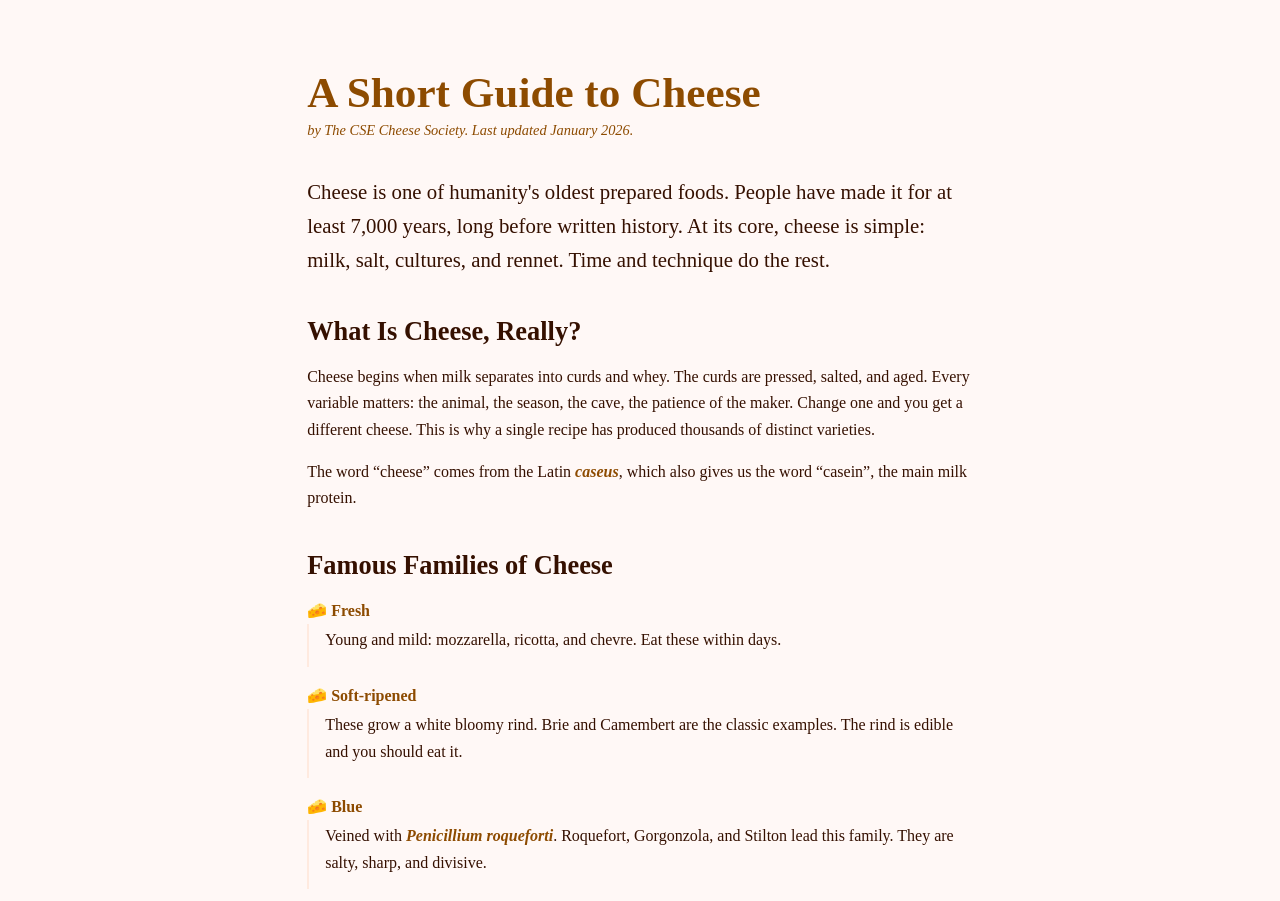
<file: index.html>
<!DOCTYPE html>
<html lang="en">
<head>
    <meta charset="UTF-8">
    <meta http-equiv="refresh" content="0; url=https://nathannewwin.github.io/cse134-hw3-p1/cheese.html">
    <title>Redirecting...</title>
</head>
<body>
    <p>If you are not redirected automatically, <a href="https://nathannewwin.github.io/cse134-hw3-p1/cheese.html">click here</a>.</p>
</body>
</html>
</file>
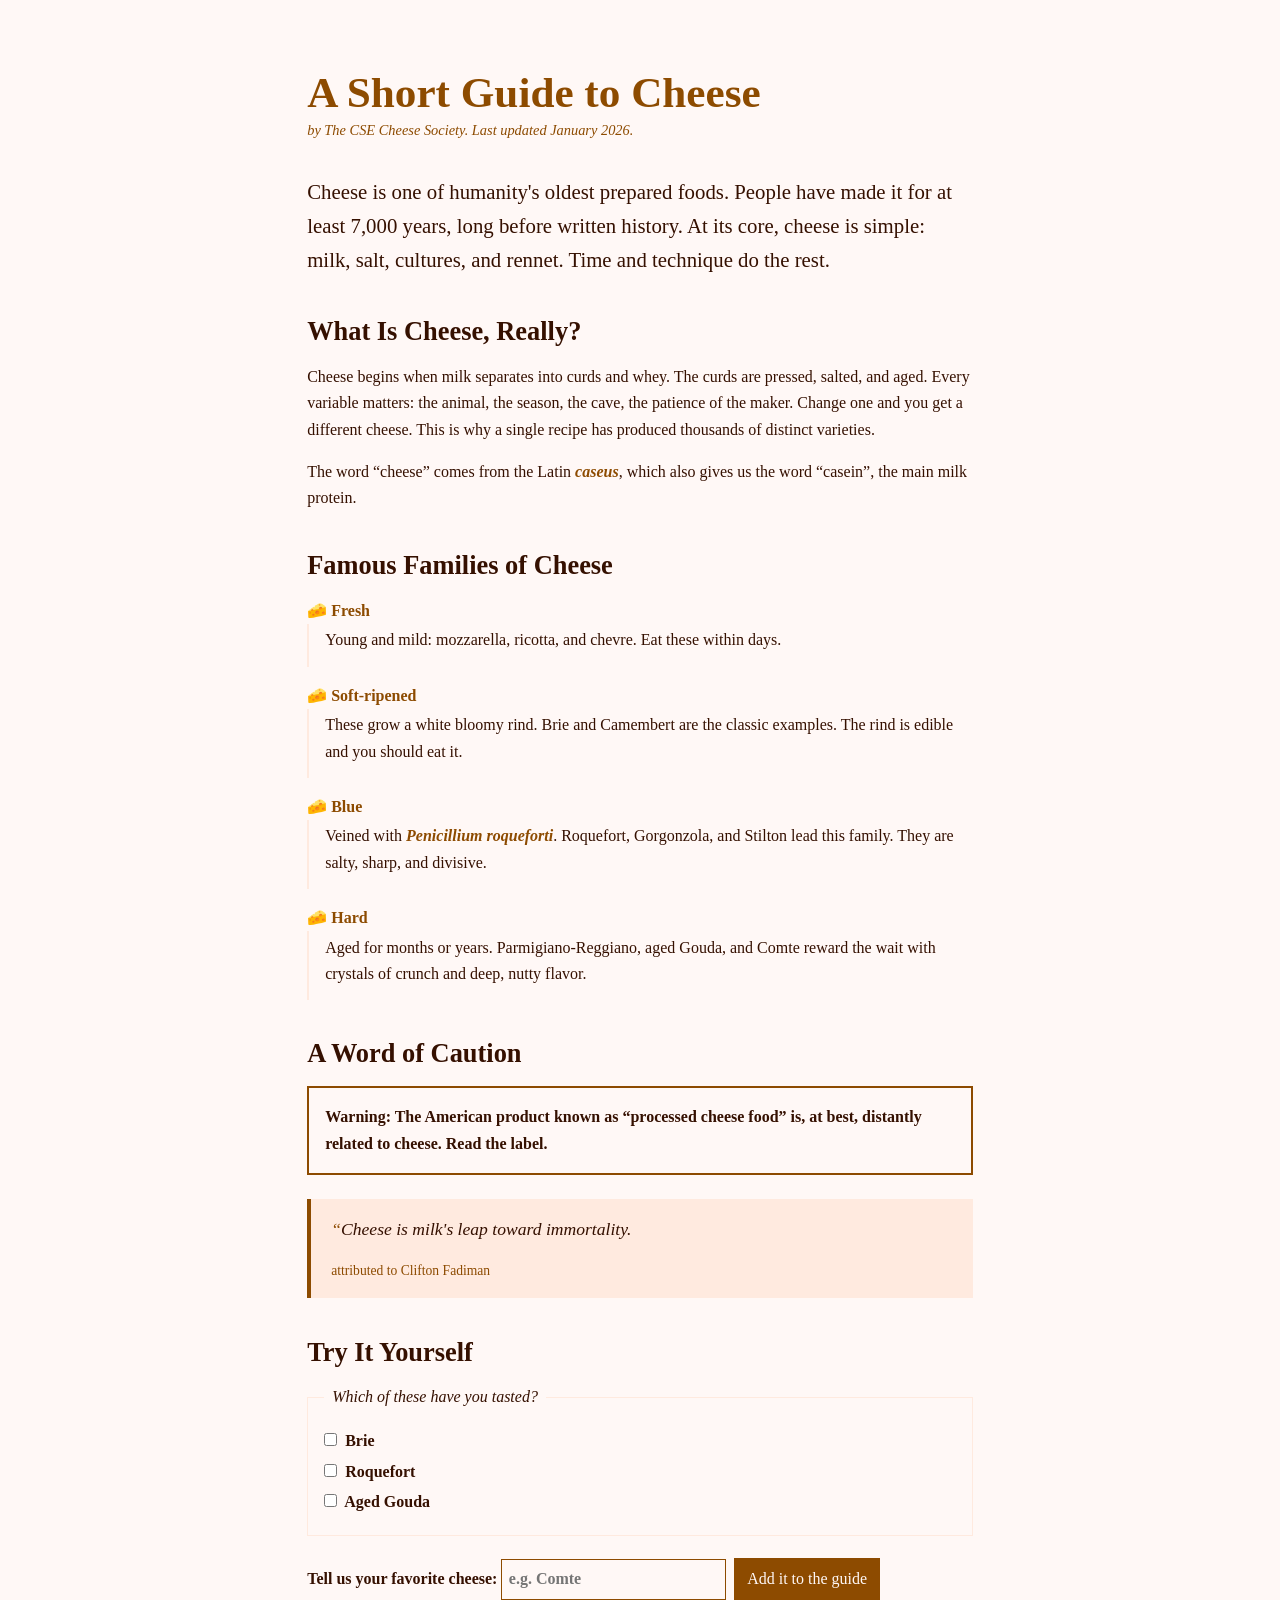
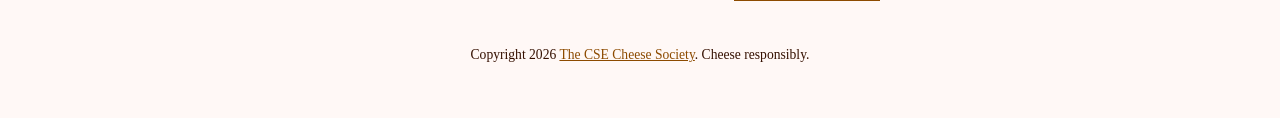
<file: cheese.html>
<!DOCTYPE html>
<html lang="en">
<head>
    <meta charset="UTF-8">
    <title>A Short Guide to Cheese</title>
    <link rel="stylesheet" href="cheese.css">
    <style>
        article > p {
            font-size: 1.3rem;
        }
        /* This wins over the cheese.css article > p rule because it is read after the entire stylesheet cascade is read.
        This is at the lowest point in the cascade and therefore overrides the same selector above this. */
    </style>
</head>
<body>
    <header>
        <hgroup>
            <h1>A Short Guide to Cheese</h1>
            <p>by The CSE Cheese Society. Last updated <time datetime="2026-01">January 2026</time>.</p>
        </hgroup>
    </header>

    <main>
        <article>
            <p>
                Cheese is one of humanity's oldest prepared foods. People have made it
                for at least 7,000 years, long before written history. At its core,
                cheese is simple: milk, salt, cultures, and rennet. Time and technique
                do the rest.
            </p>

            <section>
                <h2>What Is Cheese, Really?</h2>

                <p>
                    Cheese begins when milk separates into curds and whey. The curds are
                    pressed, salted, and aged. Every variable matters: the animal, the
                    season, the cave, the patience of the maker. Change one and you get a
                    different cheese. This is why a single recipe has produced thousands
                    of distinct varieties.
                </p>

                <p>
                    The word <q>cheese</q> comes from the Latin
                    <span class="latin" lang="la">caseus</span>, which also gives us the
                    word <q>casein</q>, the main milk protein.
                </p>
            </section>

            <section>
                <h2>Famous Families of Cheese</h2>

                <dl>
                    <dt>Fresh</dt>
                    <dd>Young and mild: mozzarella, ricotta, and chevre. Eat these within days.</dd>

                    <dt>Soft-ripened</dt>
                    <dd>
                        These grow a white bloomy rind. Brie and Camembert are the
                        classic examples. The rind is edible and you should eat it.
                    </dd>

                    <dt>Blue</dt>
                    <dd>
                        Veined with <span class="latin" lang="la">Penicillium roqueforti</span>.
                        Roquefort, Gorgonzola, and Stilton lead this family. They are salty,
                        sharp, and divisive.
                    </dd>

                    <dt>Hard</dt>
                    <dd>
                        Aged for months or years. Parmigiano-Reggiano, aged Gouda, and
                        Comte reward the wait with crystals of crunch and deep, nutty flavor.
                    </dd>
                </dl>
            </section>

            <section>
                <h2>A Word of Caution</h2>

                <p id="warning">
                    Warning: The American product known as <q>processed cheese food</q> is,
                    at best, distantly related to cheese. Read the label.
                </p>

                <blockquote>
                    <p>Cheese is milk's leap toward immortality.</p>
                    <footer>attributed to Clifton Fadiman</footer>
                </blockquote>
            </section>

            <section>
                <h2>Try It Yourself</h2>

                <form>
                    <fieldset>
                        <legend>Which of these have you tasted?</legend>

                        <label>
                            <input type="checkbox" name="tasted" value="brie">
                            Brie
                        </label><br>

                        <label>
                            <input type="checkbox" name="tasted" value="roquefort">
                            Roquefort
                        </label><br>

                        <label>
                            <input type="checkbox" name="tasted" value="aged-gouda">
                            Aged Gouda
                        </label>
                    </fieldset>

                    <label for="favorite-cheese">
                        Tell us your favorite cheese:
                        <input id="favorite-cheese" name="favorite-cheese" type="text" placeholder="e.g. Comte" />
                    </label>
                    <button type="submit">Add it to the guide</button>
                </form>
            </section>
        </article>
    </main>

    <footer>
        <p>Copyright 2026 <a href="https://nathannewwin.github.io/cse134-hw3-p1/cheese.html">The CSE Cheese Society</a>. Cheese responsibly.</p>
    </footer>
</body>
</html>
</file>
<file: cheese.css>
/* https://nathannewwin.github.io/cse134-hw3-p1/cheese.html
    @import is worse since you have to download the stylesheets in order, cheese.css->cheese-vars.css. Compared to <link> where it downloads all of the stylesheets in parallel.
    FOUC might become an issue since the page might not have loaded all of the resources yet.*/
@import "cheese-vars.css";

* {
    margin: 0;
    box-sizing: border-box;
}

body {
    max-width: var(--content-width);
    margin: 0 auto;
    padding: 4%;
    background: var(--color-bg);
    color: var(--color-text);
    font-family: "Libre Caslon Text", Georgia, serif;
    line-height: 1.65;
}

header {
    padding: 1rem 0 2rem;
}

header,
header p,
.latin,
dt,
blockquote footer,
a {
    color: var(--color-accent);
}

header p {
    font-size: 0.9rem;
    font-style: italic;
}

h1,
h2 {
    line-height: 1.2;
}

h1 {
    font-size: 2.7rem;
}

h2 {
    margin: 2.4rem 0 1rem;
    font-size: 1.65rem;
}

article > p {
    margin: 0 0 2rem;
    font-size: 1.25rem;
}

section p {
    margin: 0 0 1rem;
}

span[lang],
legend,
blockquote p {
    font-style: italic;
}

.latin,
dt,
label,
#warning,
button {
    font-weight: 700;
}

dl {
    margin: 1rem 0;
}

dt {
    margin: 1rem 0 0;
}

dt::before {
    content: "🧀 ";
}

dt + dd {
    border-left: 0.15em solid var(--color-soft);
    padding: 0.2em 0 0.8em 1em;
}

#warning {
    border: 0.15rem solid var(--color-accent);
    padding: 1em;
}

blockquote {
    margin: 1.5rem 0;
    border-left: 0.25em solid var(--color-accent);
    padding: 1em 1.25em;
    background: var(--color-soft);
}

blockquote p::before {
    content: open-quote;
    color: var(--color-accent)
}

blockquote p {
    font-size: 1.1rem;
}

blockquote footer {
    margin-top: 1em;
    font-size: 0.85rem;
}

fieldset {
    max-width: var(--content-width);
    margin: 0 0 1rem;
    border: 0.1rem solid var(--color-soft);
    padding: 1em;
}

legend {
    padding: 0 0.5em;
}

input,
button {
    margin: 0.4rem 0.25rem 0.7rem 0;
    color: inherit;
    font: inherit;
}

[type="text"] {
    border: 0.1rem solid var(--color-accent);
    padding: 0.4em;
    background: var(--color-bg);
}

button {
    border: 0.1rem solid var(--color-accent);
    padding: 0.45em 0.75em;
    background: var(--color-accent);
    color: var(--color-bg);
}

a:hover {
    color: var(--color-text);
    text-decoration: none;
}

input:focus,
button:focus,
a:focus {
    border: 0.1rem solid var(--color-accent);
    background: var(--color-soft);
}

input:checked + label,
label:has(input:checked) {
    background: var(--color-soft);
    color: var(--color-accent);
}

body > footer {
    padding: 2rem 0 0;
    font-size: 0.85rem;
    text-align: center;
}
</file>
